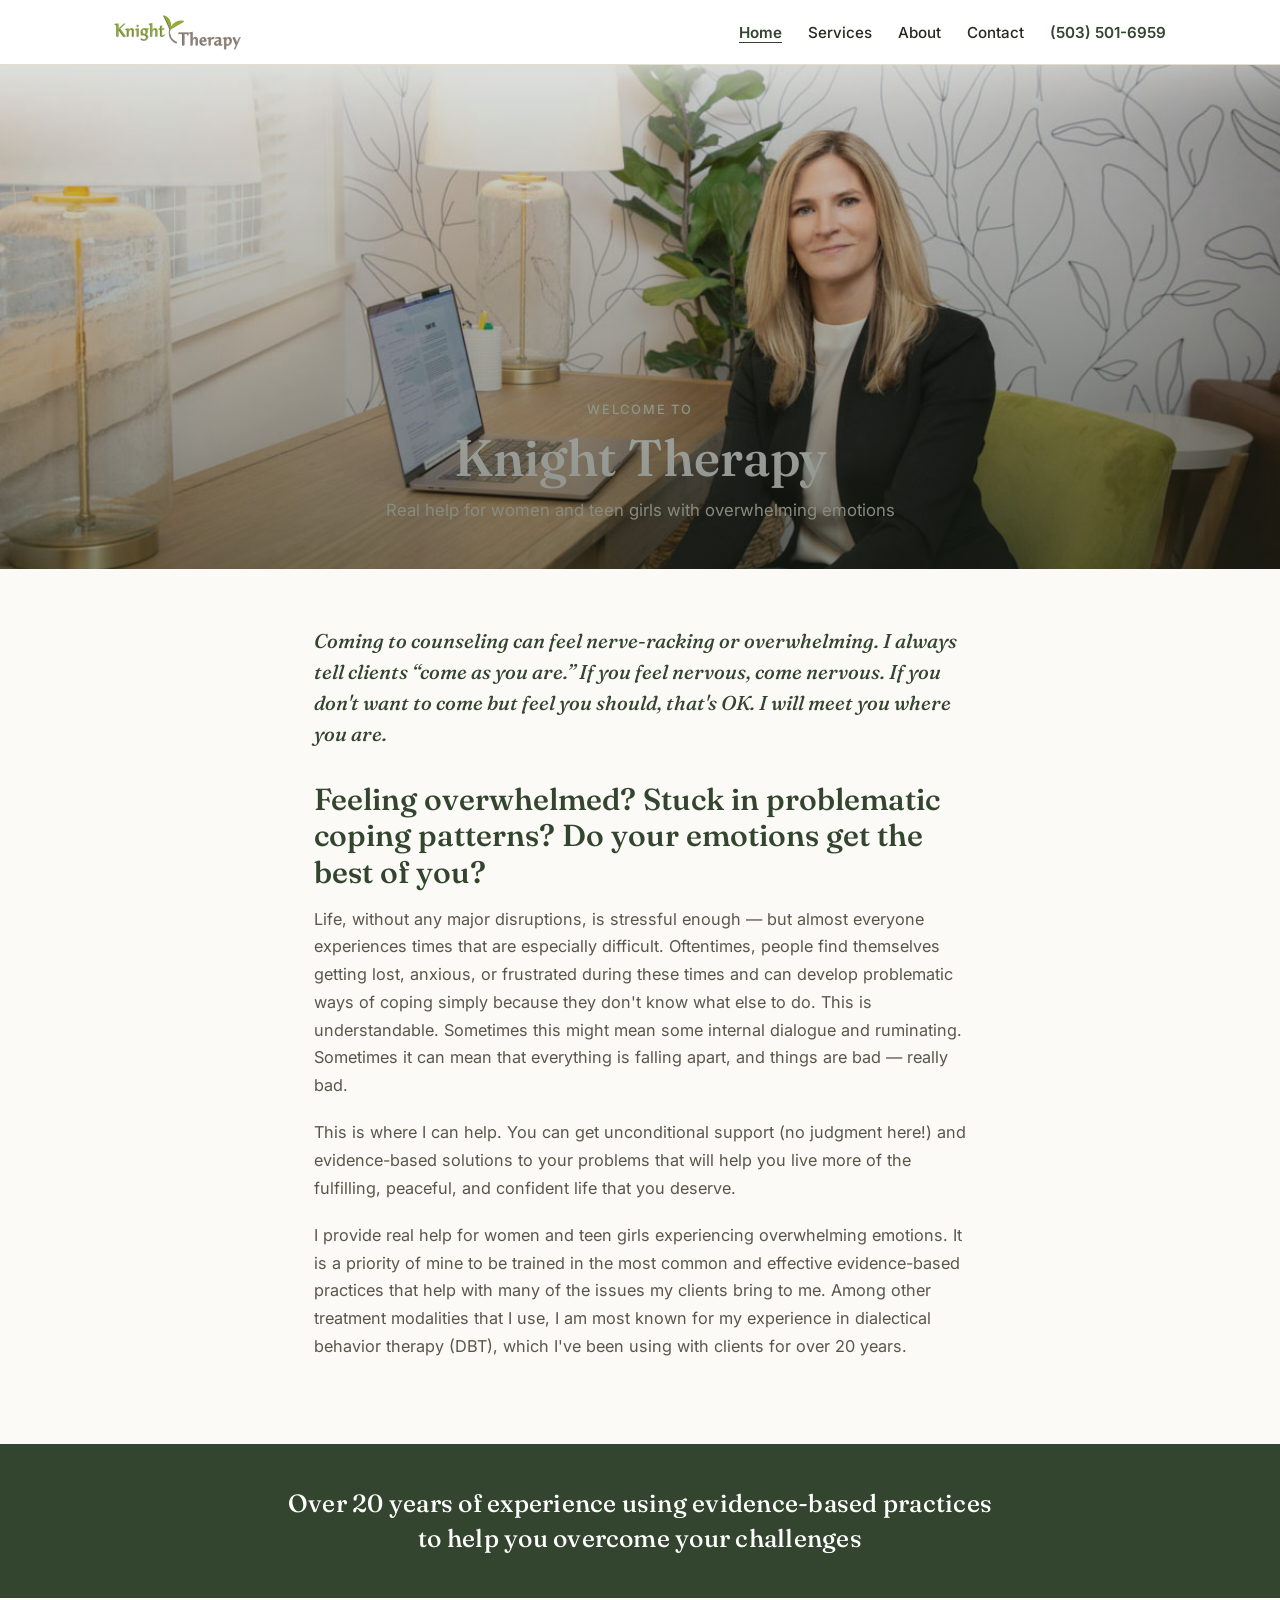
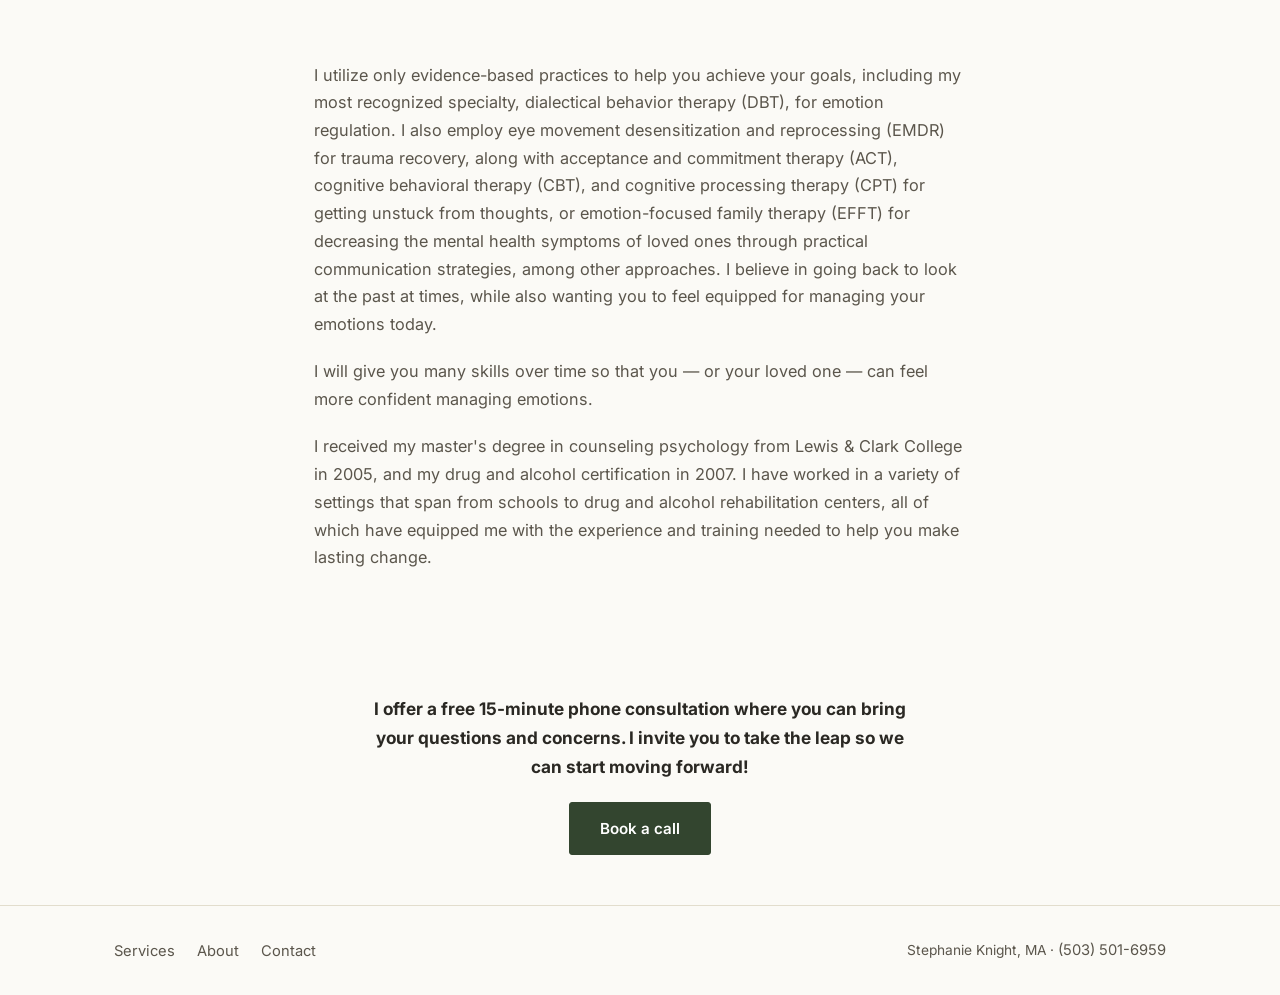
<file: index.html>
<!doctype html>
<html lang="en">
<head>
<meta charset="utf-8">
<meta name="viewport" content="width=device-width, initial-scale=1.0">
<title>Knight Therapy — Counseling for Women &amp; Teen Girls | Lake Oswego, OR</title>
<meta name="description" content="Stephanie Knight, MA, offers evidence-based counseling — including DBT and EMDR — for women and teen girls with overwhelming emotions. Lake Oswego, Oregon.">
<link rel="preconnect" href="https://fonts.googleapis.com">
<link rel="stylesheet" href="assets/style.css">
</head>
<body>

<header class="site-header">
  <div class="wrap">
    <a class="brand" href="index.html">
      <img src="assets/logo.png" alt="Knight Therapy">
    </a>
    <nav class="primary-nav" aria-label="Primary">
      <ul>
        <li><a href="index.html" aria-current="page">Home</a></li>
        <li><a href="services.html">Services</a></li>
        <li><a href="about.html">About</a></li>
        <li><a href="contact.html">Contact</a></li>
        <li><a class="nav-phone" href="tel:5035016959">(503) 501-6959</a></li>
      </ul>
    </nav>
    <button class="menu-toggle" aria-label="Toggle menu" aria-expanded="false"><span></span></button>
  </div>
</header>

<main>

  <div class="photo-band">
    <img src="assets/photo-home-hero.jpg" alt="Stephanie Knight at her desk in her Lake Oswego office">
    <div class="band-text">
      <p class="eyebrow">Welcome to</p>
      <h1>Knight Therapy</h1>
      <p>Real help for women and teen girls with overwhelming emotions</p>
    </div>
  </div>

  <div class="content">
    <div class="measure">
      <blockquote>Coming to counseling can feel nerve-racking or overwhelming. I always tell clients “come as you are.” If you feel nervous, come nervous. If you don't want to come but feel you should, that's OK. I will meet you where you are.</blockquote>

      <h2>Feeling overwhelmed? Stuck in problematic coping patterns? Do your emotions get the best of you?</h2>

      <p>Life, without any major disruptions, is stressful enough — but almost everyone experiences times that are especially difficult. Oftentimes, people find themselves getting lost, anxious, or frustrated during these times and can develop problematic ways of coping simply because they don't know what else to do. This is understandable. Sometimes this might mean some internal dialogue and ruminating. Sometimes it can mean that everything is falling apart, and things are bad — really bad.</p>

      <p>This is where I can help. You can get unconditional support (no judgment here!) and evidence-based solutions to your problems that will help you live more of the fulfilling, peaceful, and confident life that you deserve.</p>

      <p>I provide real help for women and teen girls experiencing overwhelming emotions. It is a priority of mine to be trained in the most common and effective evidence-based practices that help with many of the issues my clients bring to me. Among other treatment modalities that I use, I am most known for my experience in dialectical behavior therapy (DBT), which I've been using with clients for over 20 years.</p>
    </div>
  </div>

  <div class="banner-statement">
    <p>Over 20 years of experience using evidence-based practices to help you overcome your challenges</p>
  </div>

  <div class="content">
    <div class="measure">
      <p>I utilize only evidence-based practices to help you achieve your goals, including my most recognized specialty, dialectical behavior therapy (DBT), for emotion regulation. I also employ eye movement desensitization and reprocessing (EMDR) for trauma recovery, along with acceptance and commitment therapy (ACT), cognitive behavioral therapy (CBT), and cognitive processing therapy (CPT) for getting unstuck from thoughts, or emotion-focused family therapy (EFFT) for decreasing the mental health symptoms of loved ones through practical communication strategies, among other approaches. I believe in going back to look at the past at times, while also wanting you to feel equipped for managing your emotions today.</p>

      <p>I will give you many skills over time so that you — or your loved one — can feel more confident managing emotions.</p>

      <p>I received my master's degree in counseling psychology from Lewis &amp; Clark College in 2005, and my drug and alcohol certification in 2007. I have worked in a variety of settings that span from schools to drug and alcohol rehabilitation centers, all of which have equipped me with the experience and training needed to help you make lasting change.</p>
    </div>
  </div>

  <div class="cta-line">
    <div class="measure">
      <p><strong>I offer a free 15-minute phone consultation where you can bring your questions and concerns. I invite you to take the leap so we can start moving forward!</strong></p>
      <a class="btn" href="contact.html">Book a call</a>
    </div>
  </div>

</main>

<footer class="site-footer">
  <div class="wrap">
    <nav aria-label="Footer">
      <ul>
        <li><a href="services.html">Services</a></li>
        <li><a href="about.html">About</a></li>
        <li><a href="contact.html">Contact</a></li>
      </ul>
    </nav>
    <div class="footer-meta">
      Stephanie Knight, MA · <a href="tel:5035016959">(503) 501-6959</a>
    </div>
  </div>
</footer>

<script src="assets/site.js"></script>
</body>
</html>
</file>
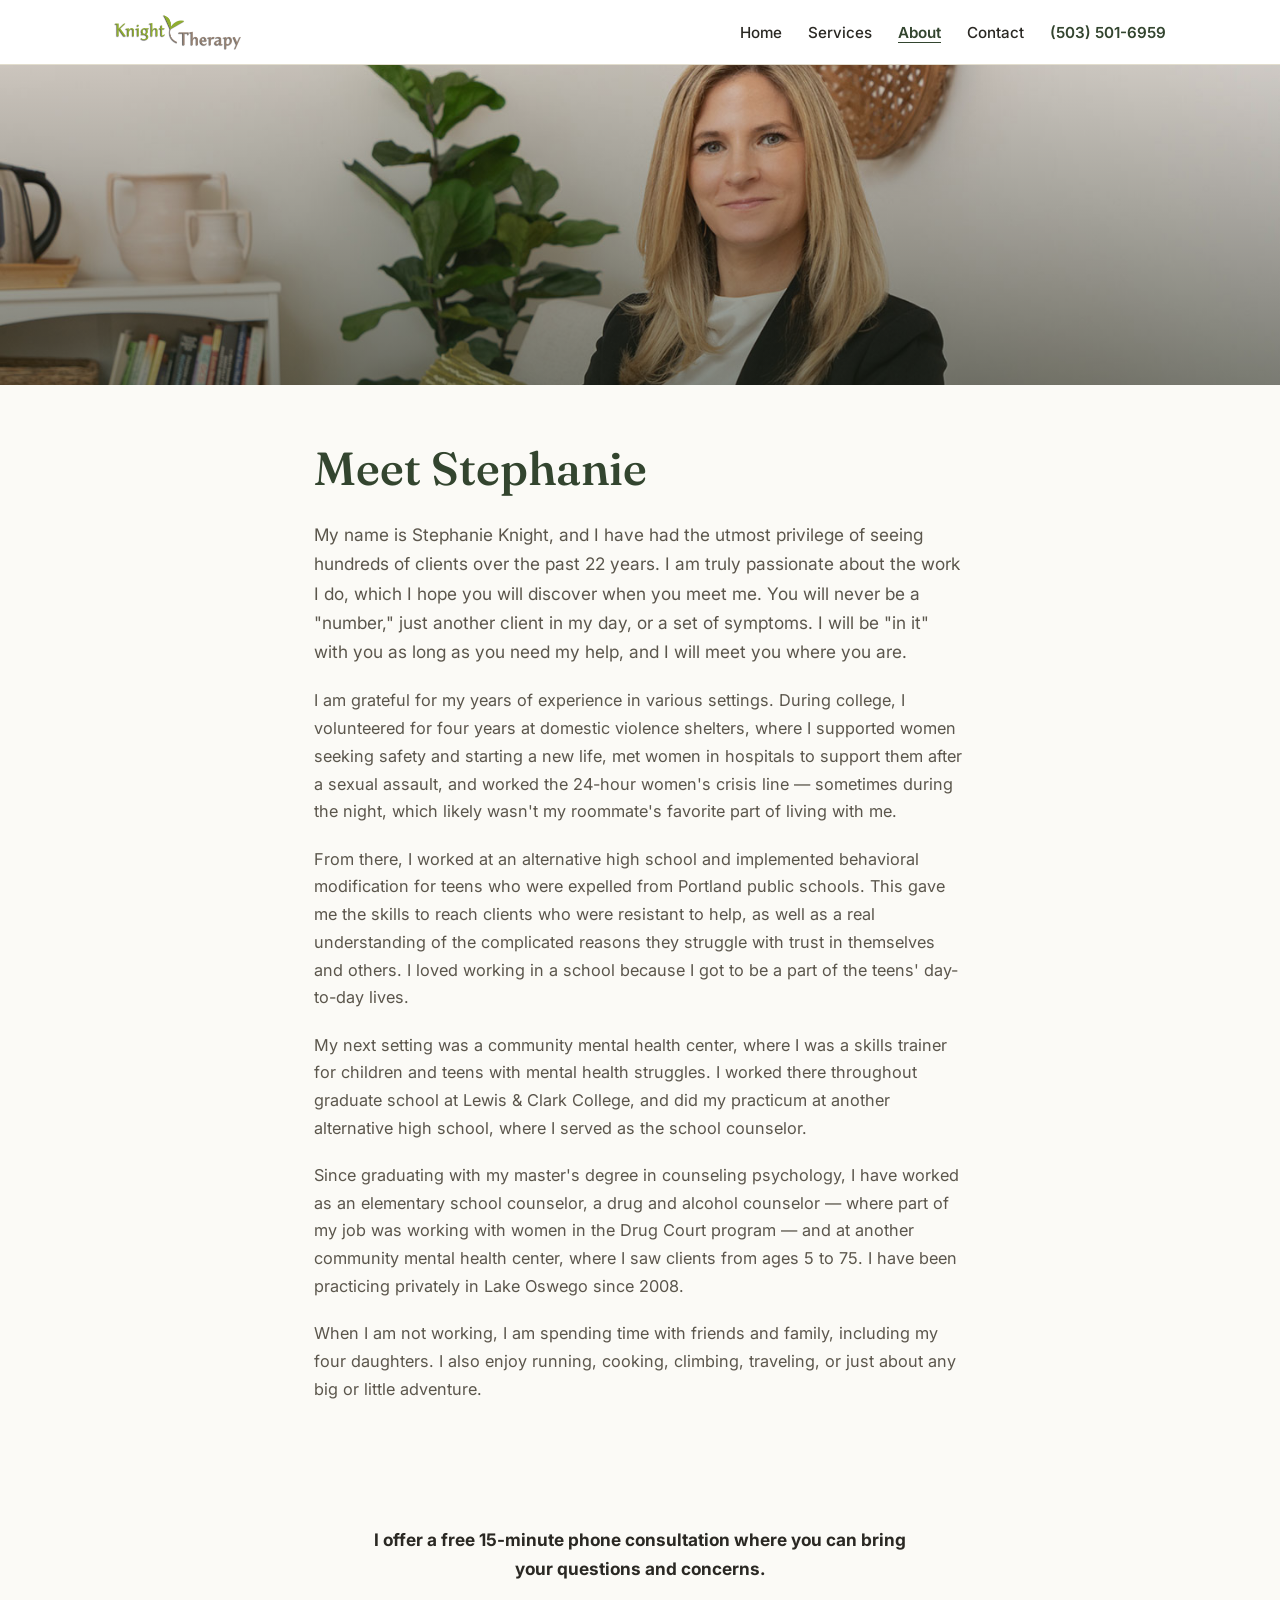
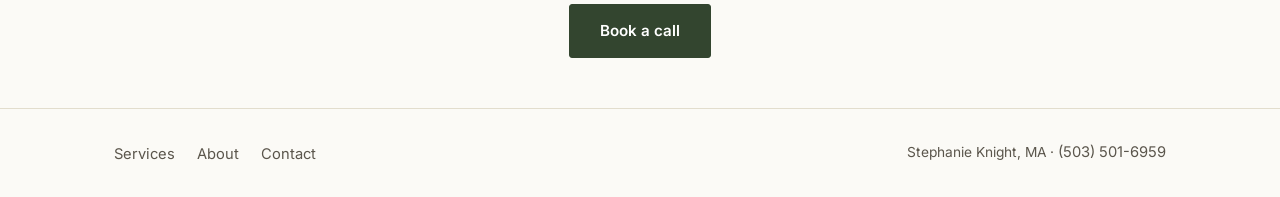
<file: about.html>
<!doctype html>
<html lang="en">
<head>
<meta charset="utf-8">
<meta name="viewport" content="width=device-width, initial-scale=1.0">
<title>About Stephanie Knight, MA — Knight Therapy</title>
<meta name="description" content="Meet Stephanie Knight, MA — a Lake Oswego, Oregon therapist with over 20 years of experience helping women and teen girls with overwhelming emotions.">
<link rel="preconnect" href="https://fonts.googleapis.com">
<link rel="stylesheet" href="assets/style.css">
</head>
<body>

<header class="site-header">
  <div class="wrap">
    <a class="brand" href="index.html">
      <img src="assets/logo.png" alt="Knight Therapy">
    </a>
    <nav class="primary-nav" aria-label="Primary">
      <ul>
        <li><a href="index.html">Home</a></li>
        <li><a href="services.html">Services</a></li>
        <li><a href="about.html" aria-current="page">About</a></li>
        <li><a href="contact.html">Contact</a></li>
        <li><a class="nav-phone" href="tel:5035016959">(503) 501-6959</a></li>
      </ul>
    </nav>
    <button class="menu-toggle" aria-label="Toggle menu" aria-expanded="false"><span></span></button>
  </div>
</header>

<main>

  <div class="photo-band short">
    <img src="assets/photo-about-header.jpg" alt="Stephanie Knight, MA">
  </div>

  <div class="content">
    <div class="measure about-body">
      <h1>Meet Stephanie</h1>

      <p>My name is Stephanie Knight, and I have had the utmost privilege of seeing hundreds of clients over the past 22 years. I am truly passionate about the work I do, which I hope you will discover when you meet me. You will never be a "number," just another client in my day, or a set of symptoms. I will be "in it" with you as long as you need my help, and I will meet you where you are.</p>

      <p>I am grateful for my years of experience in various settings. During college, I volunteered for four years at domestic violence shelters, where I supported women seeking safety and starting a new life, met women in hospitals to support them after a sexual assault, and worked the 24-hour women's crisis line — sometimes during the night, which likely wasn't my roommate's favorite part of living with me.</p>

      <p>From there, I worked at an alternative high school and implemented behavioral modification for teens who were expelled from Portland public schools. This gave me the skills to reach clients who were resistant to help, as well as a real understanding of the complicated reasons they struggle with trust in themselves and others. I loved working in a school because I got to be a part of the teens' day-to-day lives.</p>

      <p>My next setting was a community mental health center, where I was a skills trainer for children and teens with mental health struggles. I worked there throughout graduate school at Lewis &amp; Clark College, and did my practicum at another alternative high school, where I served as the school counselor.</p>

      <p>Since graduating with my master's degree in counseling psychology, I have worked as an elementary school counselor, a drug and alcohol counselor — where part of my job was working with women in the Drug Court program — and at another community mental health center, where I saw clients from ages 5 to 75. I have been practicing privately in Lake Oswego since 2008.</p>

      <p>When I am not working, I am spending time with friends and family, including my four daughters. I also enjoy running, cooking, climbing, traveling, or just about any big or little adventure.</p>
    </div>
  </div>

  <div class="cta-line">
    <div class="measure">
      <p><strong>I offer a free 15-minute phone consultation where you can bring your questions and concerns.</strong></p>
      <a class="btn" href="contact.html">Book a call</a>
    </div>
  </div>

</main>

<footer class="site-footer">
  <div class="wrap">
    <nav aria-label="Footer">
      <ul>
        <li><a href="services.html">Services</a></li>
        <li><a href="about.html">About</a></li>
        <li><a href="contact.html">Contact</a></li>
      </ul>
    </nav>
    <div class="footer-meta">
      Stephanie Knight, MA · <a href="tel:5035016959">(503) 501-6959</a>
    </div>
  </div>
</footer>

<script src="assets/site.js"></script>
</body>
</html>
</file>
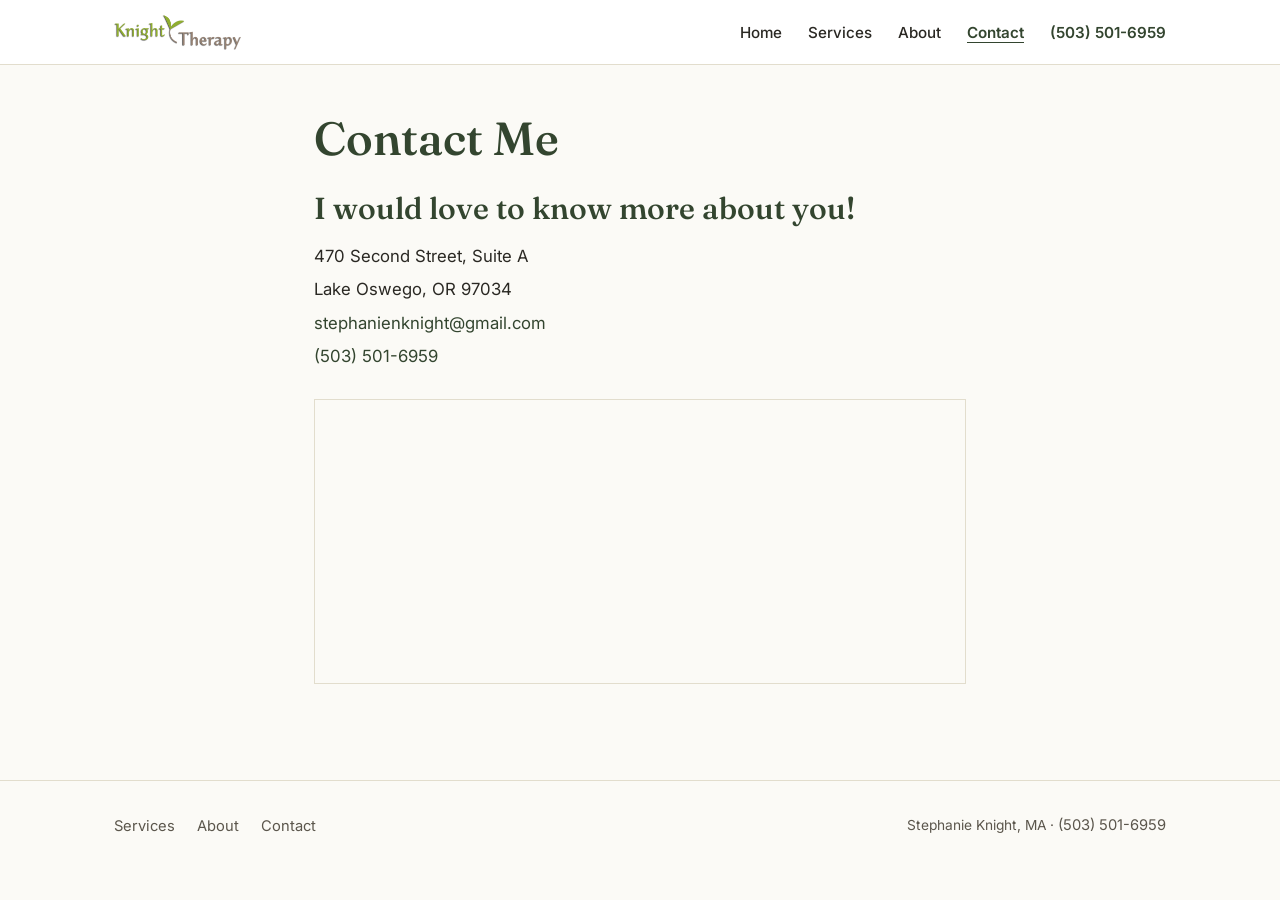
<file: contact.html>
<!doctype html>
<html lang="en">
<head>
<meta charset="utf-8">
<meta name="viewport" content="width=device-width, initial-scale=1.0">
<title>Contact — Knight Therapy</title>
<meta name="description" content="Get in touch with Knight Therapy in Lake Oswego, OR. Call, email, or request a free 15-minute phone consultation.">
<link rel="preconnect" href="https://fonts.googleapis.com">
<link rel="stylesheet" href="assets/style.css">
</head>
<body>

<header class="site-header">
  <div class="wrap">
    <a class="brand" href="index.html">
      <img src="assets/logo.png" alt="Knight Therapy">
    </a>
    <nav class="primary-nav" aria-label="Primary">
      <ul>
        <li><a href="index.html">Home</a></li>
        <li><a href="services.html">Services</a></li>
        <li><a href="about.html">About</a></li>
        <li><a href="contact.html" aria-current="page">Contact</a></li>
        <li><a class="nav-phone" href="tel:5035016959">(503) 501-6959</a></li>
      </ul>
    </nav>
    <button class="menu-toggle" aria-label="Toggle menu" aria-expanded="false"><span></span></button>
  </div>
</header>

<main>

  <div class="content" style="padding-top: 46px;">
    <div class="measure">
      <h1>Contact Me</h1>
      <h2>I would love to know more about you!</h2>

      <div class="contact-lines">
        <p>470 Second Street, Suite A</p>
        <p>Lake Oswego, OR 97034</p>
        <p><a href="mailto:stephanienknight@gmail.com">stephanienknight@gmail.com</a></p>
        <p><a href="tel:5035016959">(503) 501-6959</a></p>
      </div>

      <div class="map-frame">
        <iframe
          title="Map to 470 Second Street, Suite A, Lake Oswego, OR 97034"
          src="https://www.google.com/maps?q=470+Second+Street+Suite+A+Lake+Oswego+OR+97034&output=embed"
          loading="lazy"
          referrerpolicy="no-referrer-when-downgrade">
        </iframe>
      </div>
    </div>
  </div>

</main>

<footer class="site-footer">
  <div class="wrap">
    <nav aria-label="Footer">
      <ul>
        <li><a href="services.html">Services</a></li>
        <li><a href="about.html">About</a></li>
        <li><a href="contact.html">Contact</a></li>
      </ul>
    </nav>
    <div class="footer-meta">
      Stephanie Knight, MA · <a href="tel:5035016959">(503) 501-6959</a>
    </div>
  </div>
</footer>

<script src="assets/site.js"></script>
</body>
</html>
</file>
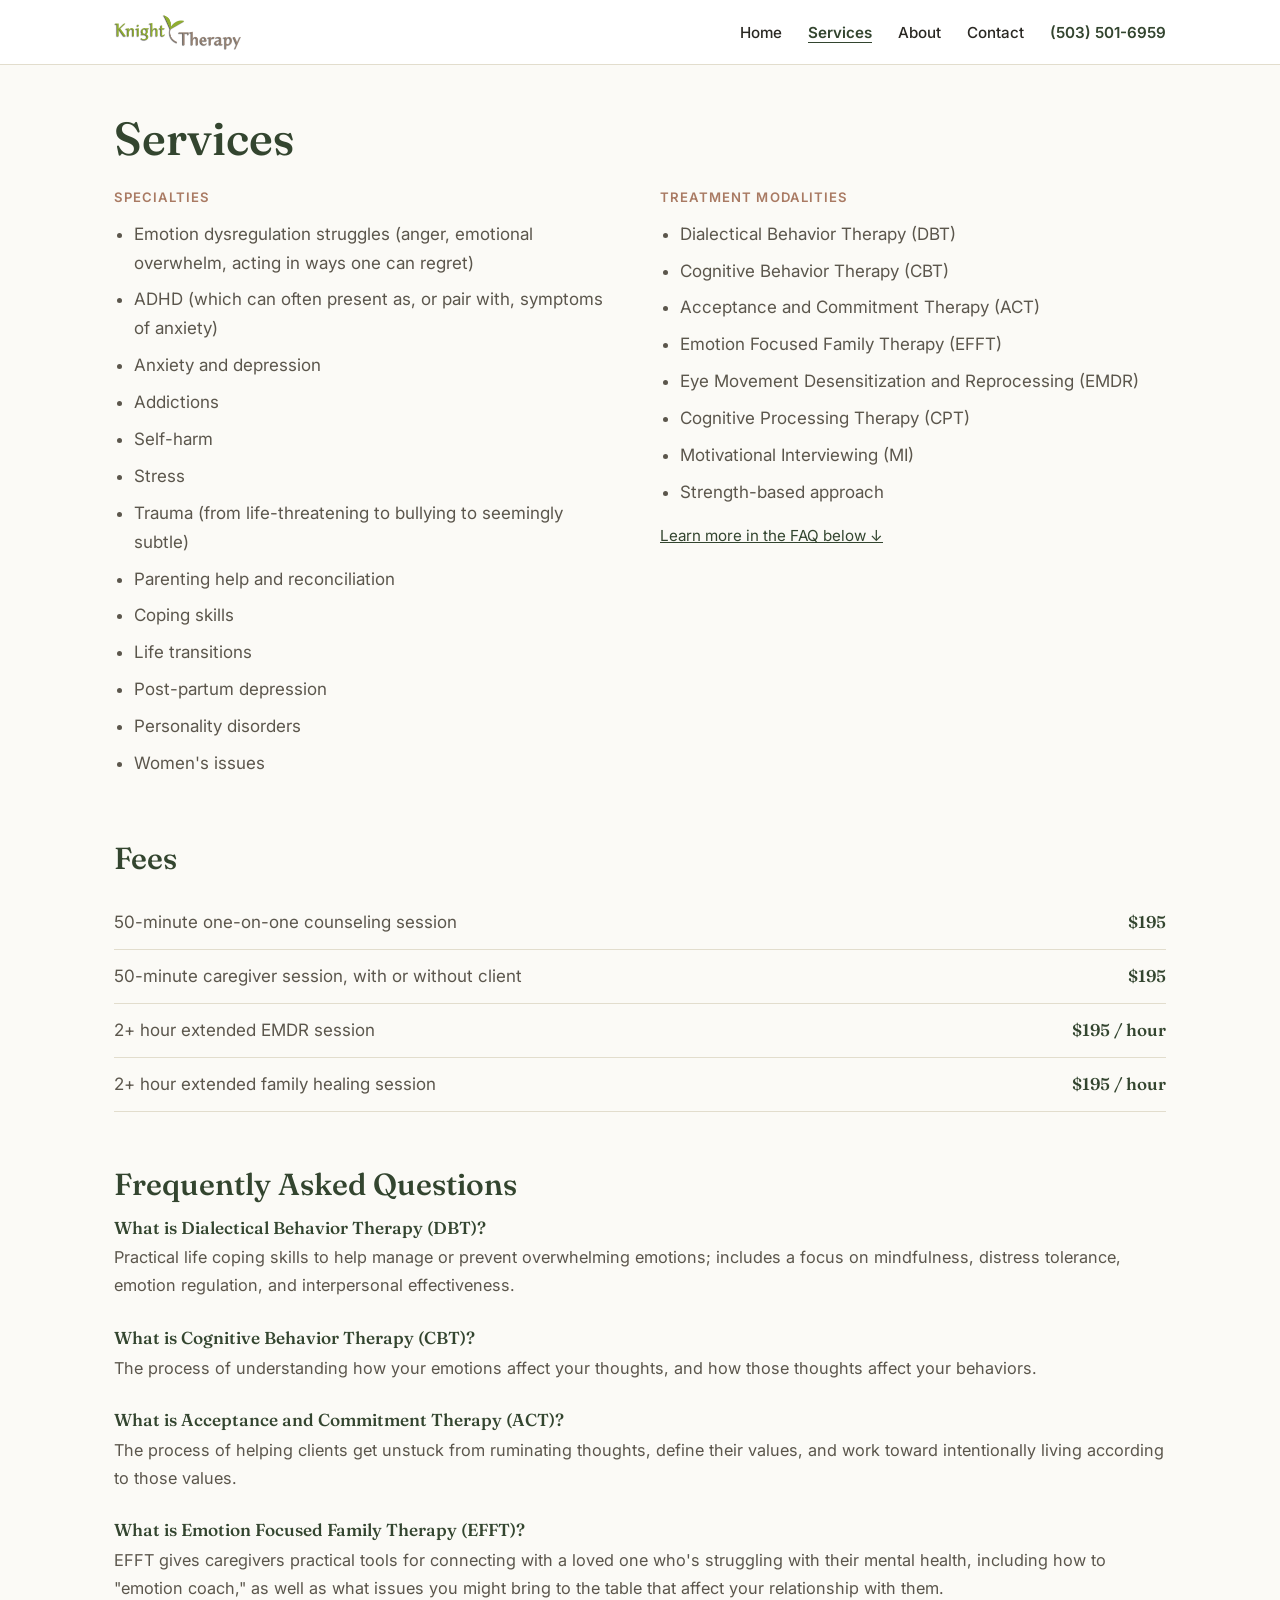
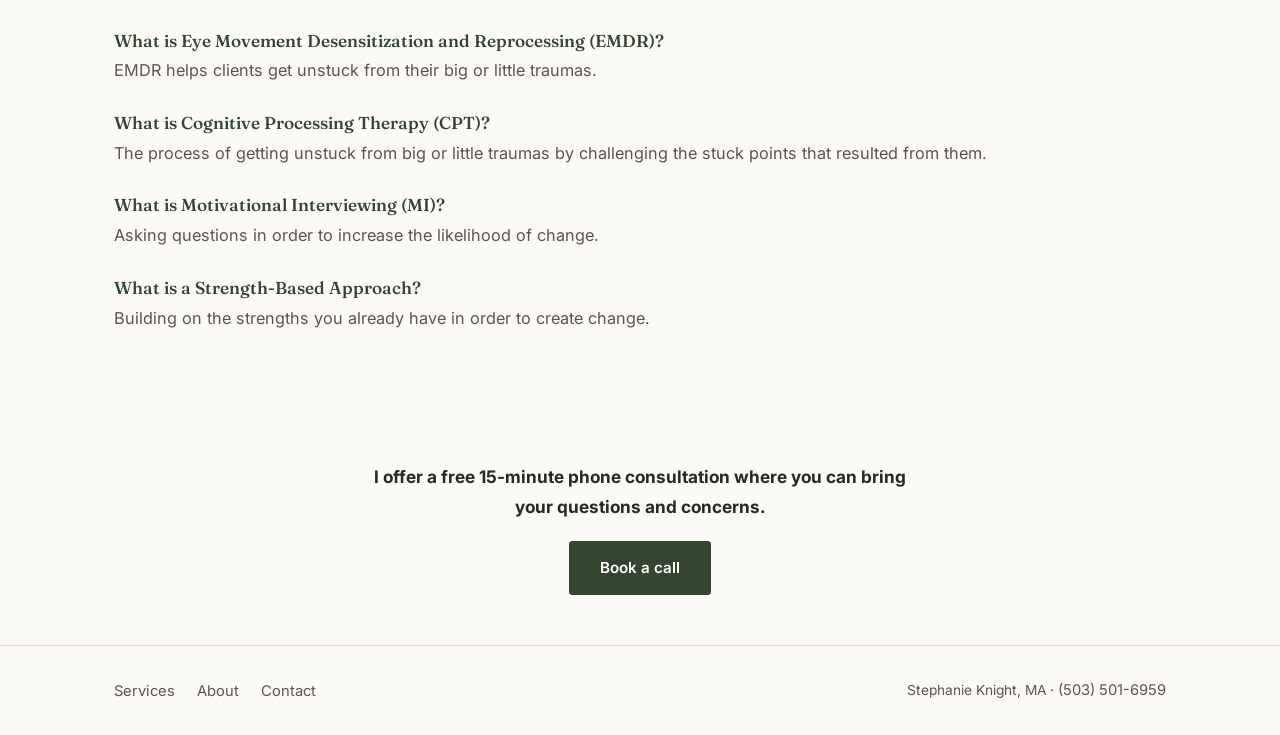
<file: services.html>
<!doctype html>
<html lang="en">
<head>
<meta charset="utf-8">
<meta name="viewport" content="width=device-width, initial-scale=1.0">
<title>Services — Knight Therapy</title>
<meta name="description" content="Specialties, treatment modalities, session fees, and frequently asked questions for Knight Therapy in Lake Oswego, OR.">
<link rel="preconnect" href="https://fonts.googleapis.com">
<link rel="stylesheet" href="assets/style.css">
</head>
<body>

<header class="site-header">
  <div class="wrap">
    <a class="brand" href="index.html">
      <img src="assets/logo.png" alt="Knight Therapy">
    </a>
    <nav class="primary-nav" aria-label="Primary">
      <ul>
        <li><a href="index.html">Home</a></li>
        <li><a href="services.html" aria-current="page">Services</a></li>
        <li><a href="about.html">About</a></li>
        <li><a href="contact.html">Contact</a></li>
        <li><a class="nav-phone" href="tel:5035016959">(503) 501-6959</a></li>
      </ul>
    </nav>
    <button class="menu-toggle" aria-label="Toggle menu" aria-expanded="false"><span></span></button>
  </div>
</header>

<main>

  <div class="content" style="padding-top: 46px;">
    <div class="wrap">
      <h1>Services</h1>

      <div class="two-col-list">
        <div>
          <h3>Specialties</h3>
          <ul>
            <li>Emotion dysregulation struggles (anger, emotional overwhelm, acting in ways one can regret)</li>
            <li>ADHD (which can often present as, or pair with, symptoms of anxiety)</li>
            <li>Anxiety and depression</li>
            <li>Addictions</li>
            <li>Self-harm</li>
            <li>Stress</li>
            <li>Trauma (from life-threatening to bullying to seemingly subtle)</li>
            <li>Parenting help and reconciliation</li>
            <li>Coping skills</li>
            <li>Life transitions</li>
            <li>Post-partum depression</li>
            <li>Personality disorders</li>
            <li>Women's issues</li>
          </ul>
        </div>
        <div>
          <h3>Treatment modalities</h3>
          <ul>
            <li>Dialectical Behavior Therapy (DBT)</li>
            <li>Cognitive Behavior Therapy (CBT)</li>
            <li>Acceptance and Commitment Therapy (ACT)</li>
            <li>Emotion Focused Family Therapy (EFFT)</li>
            <li>Eye Movement Desensitization and Reprocessing (EMDR)</li>
            <li>Cognitive Processing Therapy (CPT)</li>
            <li>Motivational Interviewing (MI)</li>
            <li>Strength-based approach</li>
          </ul>
          <p style="margin-top: 16px; font-size: 0.95rem;"><a href="#faq">Learn more in the FAQ below ↓</a></p>
        </div>
      </div>

      <h2 style="margin-top: 54px;">Fees</h2>
      <ul class="fee-list">
        <li><span>50-minute one-on-one counseling session</span><span>$195</span></li>
        <li><span>50-minute caregiver session, with or without client</span><span>$195</span></li>
        <li><span>2+ hour extended EMDR session</span><span>$195 / hour</span></li>
        <li><span>2+ hour extended family healing session</span><span>$195 / hour</span></li>
      </ul>

      <h2 id="faq" style="margin-top: 54px;">Frequently Asked Questions</h2>

      <div class="faq-item">
        <h3>What is Dialectical Behavior Therapy (DBT)?</h3>
        <p>Practical life coping skills to help manage or prevent overwhelming emotions; includes a focus on mindfulness, distress tolerance, emotion regulation, and interpersonal effectiveness.</p>
      </div>
      <div class="faq-item">
        <h3>What is Cognitive Behavior Therapy (CBT)?</h3>
        <p>The process of understanding how your emotions affect your thoughts, and how those thoughts affect your behaviors.</p>
      </div>
      <div class="faq-item">
        <h3>What is Acceptance and Commitment Therapy (ACT)?</h3>
        <p>The process of helping clients get unstuck from ruminating thoughts, define their values, and work toward intentionally living according to those values.</p>
      </div>
      <div class="faq-item">
        <h3>What is Emotion Focused Family Therapy (EFFT)?</h3>
        <p>EFFT gives caregivers practical tools for connecting with a loved one who's struggling with their mental health, including how to "emotion coach," as well as what issues you might bring to the table that affect your relationship with them.</p>
      </div>
      <div class="faq-item">
        <h3>What is Eye Movement Desensitization and Reprocessing (EMDR)?</h3>
        <p>EMDR helps clients get unstuck from their big or little traumas.</p>
      </div>
      <div class="faq-item">
        <h3>What is Cognitive Processing Therapy (CPT)?</h3>
        <p>The process of getting unstuck from big or little traumas by challenging the stuck points that resulted from them.</p>
      </div>
      <div class="faq-item">
        <h3>What is Motivational Interviewing (MI)?</h3>
        <p>Asking questions in order to increase the likelihood of change.</p>
      </div>
      <div class="faq-item">
        <h3>What is a Strength-Based Approach?</h3>
        <p>Building on the strengths you already have in order to create change.</p>
      </div>

    </div>
  </div>

  <div class="cta-line">
    <div class="measure">
      <p><strong>I offer a free 15-minute phone consultation where you can bring your questions and concerns.</strong></p>
      <a class="btn" href="contact.html">Book a call</a>
    </div>
  </div>

</main>

<footer class="site-footer">
  <div class="wrap">
    <nav aria-label="Footer">
      <ul>
        <li><a href="services.html">Services</a></li>
        <li><a href="about.html">About</a></li>
        <li><a href="contact.html">Contact</a></li>
      </ul>
    </nav>
    <div class="footer-meta">
      Stephanie Knight, MA · <a href="tel:5035016959">(503) 501-6959</a>
    </div>
  </div>
</footer>

<script src="assets/site.js"></script>
</body>
</html>
</file>
<file: assets/style.css>
/* ==========================================================================
   Knight Therapy — v2, closer to the original site's simple structure:
   single flowing column, photo header bands, plain text sections.
   ========================================================================== */

@import url('https://fonts.googleapis.com/css2?family=Fraunces:ital,opsz,wght@0,9..144,340;0,9..144,440;0,9..144,560;1,9..144,440;1,9..144,500&family=Inter:wght@400;500;600&display=swap');

:root{
  --bg: #FBFAF6;
  --ink: #2A2823;
  --ink-soft: #5B564C;
  --sage: #5C7A63;
  --sage-deep: #33452F;
  --sage-pale: #E4E9DC;
  --clay: #A97A63;
  --line: #E2DDCD;
  --paper: #FFFFFF;
  --measure: 700px;
}

*{ box-sizing: border-box; }
html{ scroll-behavior: smooth; }

body{
  margin: 0;
  background: var(--bg);
  color: var(--ink);
  font-family: 'Inter', -apple-system, BlinkMacSystemFont, sans-serif;
  font-size: 17px;
  line-height: 1.7;
  -webkit-font-smoothing: antialiased;
}

h1, h2, h3{
  font-family: 'Fraunces', Georgia, serif;
  font-weight: 540;
  color: var(--sage-deep);
  line-height: 1.2;
  margin: 0 0 0.5em;
}
h1{ font-size: clamp(2rem, 5vw, 2.9rem); }
h2{ font-size: clamp(1.5rem, 3vw, 1.9rem); }
h3{ font-size: 1.1rem; }

p{ margin: 0 0 1.2em; }
a{ color: var(--sage-deep); }
a:focus-visible, button:focus-visible{ outline: 2px solid var(--clay); outline-offset: 3px; }

img{ max-width: 100%; display: block; }

.measure{
  max-width: var(--measure);
  margin: 0 auto;
  padding: 0 24px;
}
.wrap{
  max-width: 1100px;
  margin: 0 auto;
  padding: 0 24px;
}

/* ---------- header ---------- */
.site-header{
  background: var(--paper);
  border-bottom: 1px solid var(--line);
  position: sticky;
  top: 0;
  z-index: 50;
}
.site-header .wrap{
  display: flex;
  align-items: center;
  justify-content: space-between;
  padding-top: 14px;
  padding-bottom: 14px;
  gap: 24px;
}
.brand img{ height: 36px; width: auto; }

nav.primary-nav ul{
  list-style: none;
  display: flex;
  gap: 26px;
  margin: 0;
  padding: 0;
}
nav.primary-nav a{
  text-decoration: none;
  color: var(--ink);
  font-weight: 500;
  font-size: 0.95rem;
}
nav.primary-nav a[aria-current="page"]{ color: var(--sage-deep); font-weight: 600; text-decoration: underline; text-underline-offset: 4px; }
.nav-phone{ color: var(--sage-deep) !important; font-weight: 600 !important; }

.menu-toggle{ display: none; }

/* ---------- hero photo band (home) ---------- */
.photo-band{
  position: relative;
  width: 100%;
  height: 56vh;
  min-height: 380px;
  max-height: 560px;
  overflow: hidden;
}
.photo-band img{
  width: 100%; height: 100%;
  object-fit: cover;
  object-position: center 25%;
}
.photo-band::after{
  content: "";
  position: absolute; inset: 0;
  background: linear-gradient(180deg, rgba(30,38,26,0.15) 0%, rgba(30,38,26,0.55) 100%);
}
.photo-band .band-text{
  position: absolute;
  left: 0; right: 0; bottom: 0;
  padding: 40px 24px 44px;
  text-align: center;
  color: #fff;
}
.photo-band .band-text .eyebrow{
  color: #DDE7D6;
  font-size: 0.8rem;
  letter-spacing: 0.14em;
  text-transform: uppercase;
  font-weight: 500;
  margin-bottom: 6px;
}
.photo-band .band-text h1{
  color: #fff;
  margin-bottom: 8px;
  font-size: clamp(2.1rem, 5vw, 3.2rem);
}
.photo-band .band-text p{
  color: #F1EFE4;
  font-size: 1.05rem;
  margin: 0;
}

.photo-band.short{ height: 320px; min-height: 260px; }

/* ---------- body content ---------- */
.content{ padding: 56px 0; }
.content p{ font-size: 1.02rem; color: var(--ink-soft); }
.content p strong{ color: var(--ink); }

blockquote{
  margin: 0 0 1.6em;
  font-family: 'Fraunces', serif;
  font-style: italic;
  font-weight: 480;
  font-size: 1.25rem;
  color: var(--sage-deep);
  line-height: 1.55;
}

.banner-statement{
  background: var(--sage-deep);
  color: #fff;
  padding: 42px 0;
  margin: 8px 0 8px;
}
.banner-statement p{
  max-width: 760px;
  margin: 0 auto;
  padding: 0 24px;
  text-align: center;
  font-family: 'Fraunces', serif;
  font-weight: 480;
  font-size: clamp(1.2rem, 2.6vw, 1.55rem);
  color: #fff;
  letter-spacing: 0.01em;
  line-height: 1.4;
}

.cta-line{
  text-align: center;
  padding: 46px 0 10px;
}
.cta-line p{ font-size: 1.08rem; color: var(--ink); max-width: 560px; margin: 0 auto 20px; }
.btn{
  display: inline-block;
  background: var(--sage-deep);
  color: #fff;
  text-decoration: none;
  padding: 13px 30px;
  border-radius: 3px;
  font-weight: 600;
  font-size: 0.95rem;
  border: 1px solid var(--sage-deep);
}
.btn:hover{ background: #223020; }

/* ---------- services page ---------- */
.two-col-list{
  display: grid;
  grid-template-columns: 1fr 1fr;
  gap: 40px;
}
.two-col-list h3{
  font-family: 'Inter', sans-serif;
  font-size: 0.82rem;
  letter-spacing: 0.08em;
  text-transform: uppercase;
  color: var(--clay);
  font-weight: 600;
  margin-bottom: 14px;
}
.two-col-list ul{ margin: 0; padding-left: 20px; color: var(--ink-soft); }
.two-col-list li{ margin-bottom: 8px; }

.fee-list{ margin: 20px 0 0; padding: 0; list-style: none; }
.fee-list li{
  display: flex;
  justify-content: space-between;
  gap: 20px;
  padding: 12px 0;
  border-bottom: 1px solid var(--line);
  color: var(--ink-soft);
}
.fee-list li span:last-child{
  font-family: 'Fraunces', serif;
  color: var(--sage-deep);
  font-weight: 560;
  white-space: nowrap;
}

.faq-item{ margin-bottom: 28px; }
.faq-item h3{ color: var(--sage-deep); margin-bottom: 6px; font-size: 1.08rem; }
.faq-item p{ margin: 0; }

/* ---------- about page ---------- */
.about-body p:first-of-type{ font-size: 1.08rem; }

/* ---------- contact page ---------- */
.contact-lines p{ margin: 0 0 0.3em; font-size: 1.05rem; color: var(--ink); }
.contact-lines{ margin-bottom: 28px; }
.contact-lines a{ text-decoration: none; }
.contact-lines a:hover{ text-decoration: underline; }
.map-frame{
  border: 1px solid var(--line);
  aspect-ratio: 16/7;
  overflow: hidden;
}
.map-frame iframe{ width: 100%; height: 100%; border: 0; }

/* ---------- footer ---------- */
footer.site-footer{
  border-top: 1px solid var(--line);
  padding: 30px 0;
  margin-top: 40px;
}
footer.site-footer .wrap{
  display: flex;
  justify-content: space-between;
  align-items: center;
  flex-wrap: wrap;
  gap: 16px;
}
footer.site-footer nav ul{
  list-style: none;
  display: flex;
  gap: 22px;
  margin: 0;
  padding: 0;
}
footer.site-footer a{
  color: var(--ink-soft);
  text-decoration: none;
  font-size: 0.92rem;
}
footer.site-footer a:hover{ color: var(--sage-deep); }
.footer-meta{ font-size: 0.86rem; color: var(--ink-soft); text-align: right; }

/* ---------- responsive ---------- */
@media (max-width: 760px){
  .two-col-list{ grid-template-columns: 1fr; gap: 30px; }
  nav.primary-nav ul{
    flex-direction: column;
    position: absolute;
    top: 100%; left: 0; right: 0;
    background: var(--paper);
    border-bottom: 1px solid var(--line);
    padding: 10px 24px 20px;
    gap: 14px;
    display: none;
  }
  .menu-toggle{
    display: inline-flex;
    align-items: center;
    justify-content: center;
    width: 40px; height: 40px;
    border: 1px solid var(--line);
    border-radius: 8px;
    background: none;
    cursor: pointer;
  }
  .menu-toggle span, .menu-toggle span::before, .menu-toggle span::after{
    content: "";
    display: block;
    width: 18px; height: 2px;
    background: var(--ink);
    position: relative;
  }
  .menu-toggle span::before{ position: absolute; top: -6px; }
  .menu-toggle span::after{ position: absolute; top: 6px; }
  nav.primary-nav{ position: relative; }
  nav.primary-nav.open ul{ display: flex; }
  footer.site-footer .wrap{ flex-direction: column; align-items: flex-start; }
  .footer-meta{ text-align: left; }
}
</file>
